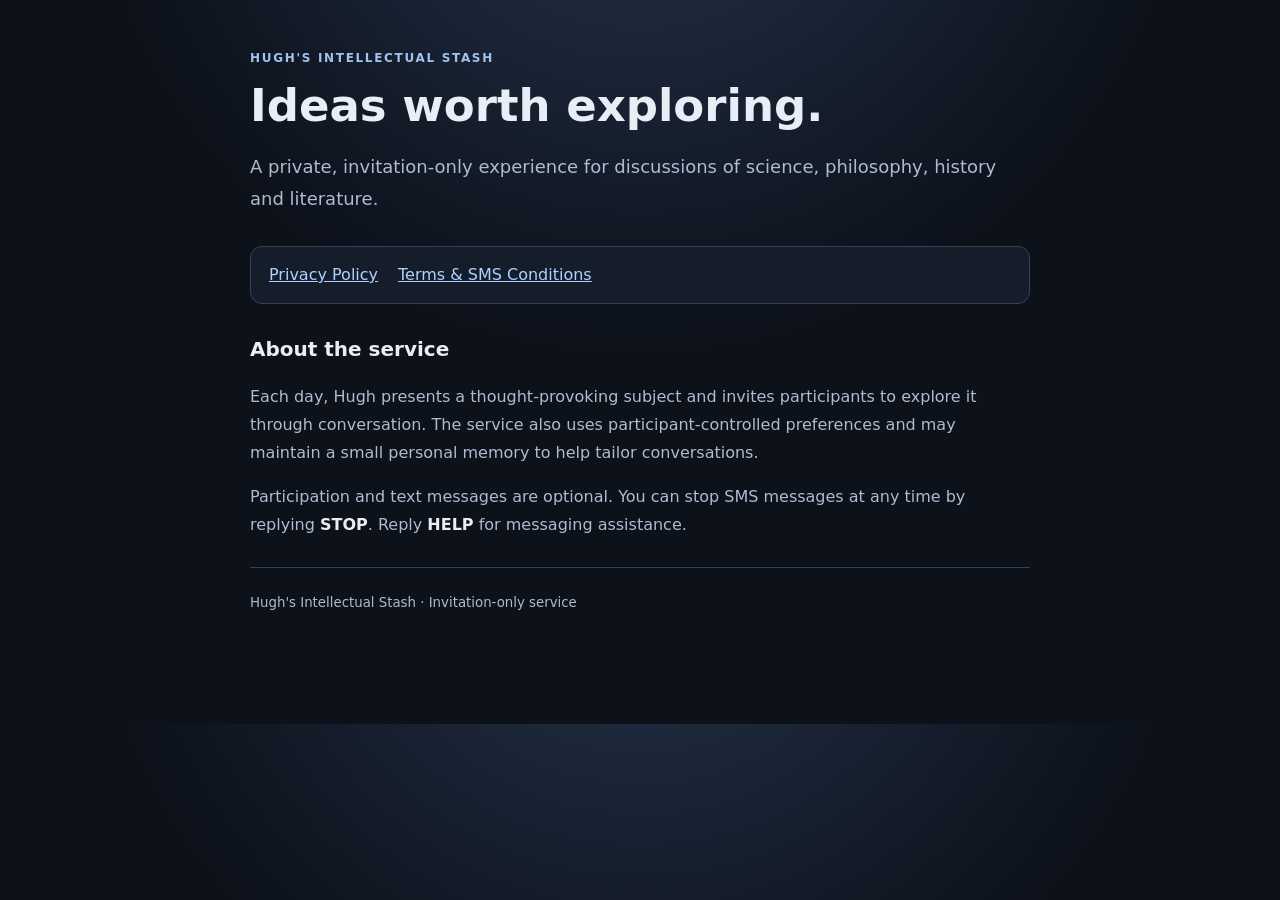
<file: index.html>
<!doctype html><html lang="en"><head><meta charset="utf-8"><meta name="viewport" content="width=device-width,initial-scale=1"><title>Hugh's Intellectual Stash | Information</title><link rel="stylesheet" href="style.css"></head><body><main><header><div class="brand">Hugh's Intellectual Stash</div><h1>Ideas worth exploring.</h1><p class="intro">A private, invitation-only experience for discussions of science, philosophy, history and literature.</p></header><nav><a href="privacy.html">Privacy Policy</a><a href="terms.html">Terms &amp; SMS Conditions</a></nav><section><h2>About the service</h2><p>Each day, Hugh presents a thought-provoking subject and invites participants to explore it through conversation. The service also uses participant-controlled preferences and may maintain a small personal memory to help tailor conversations.</p><p>Participation and text messages are optional. You can stop SMS messages at any time by replying <strong>STOP</strong>. Reply <strong>HELP</strong> for messaging assistance.</p></section><footer><small>Hugh's Intellectual Stash · Invitation-only service</small></footer></main></body></html>
</file>
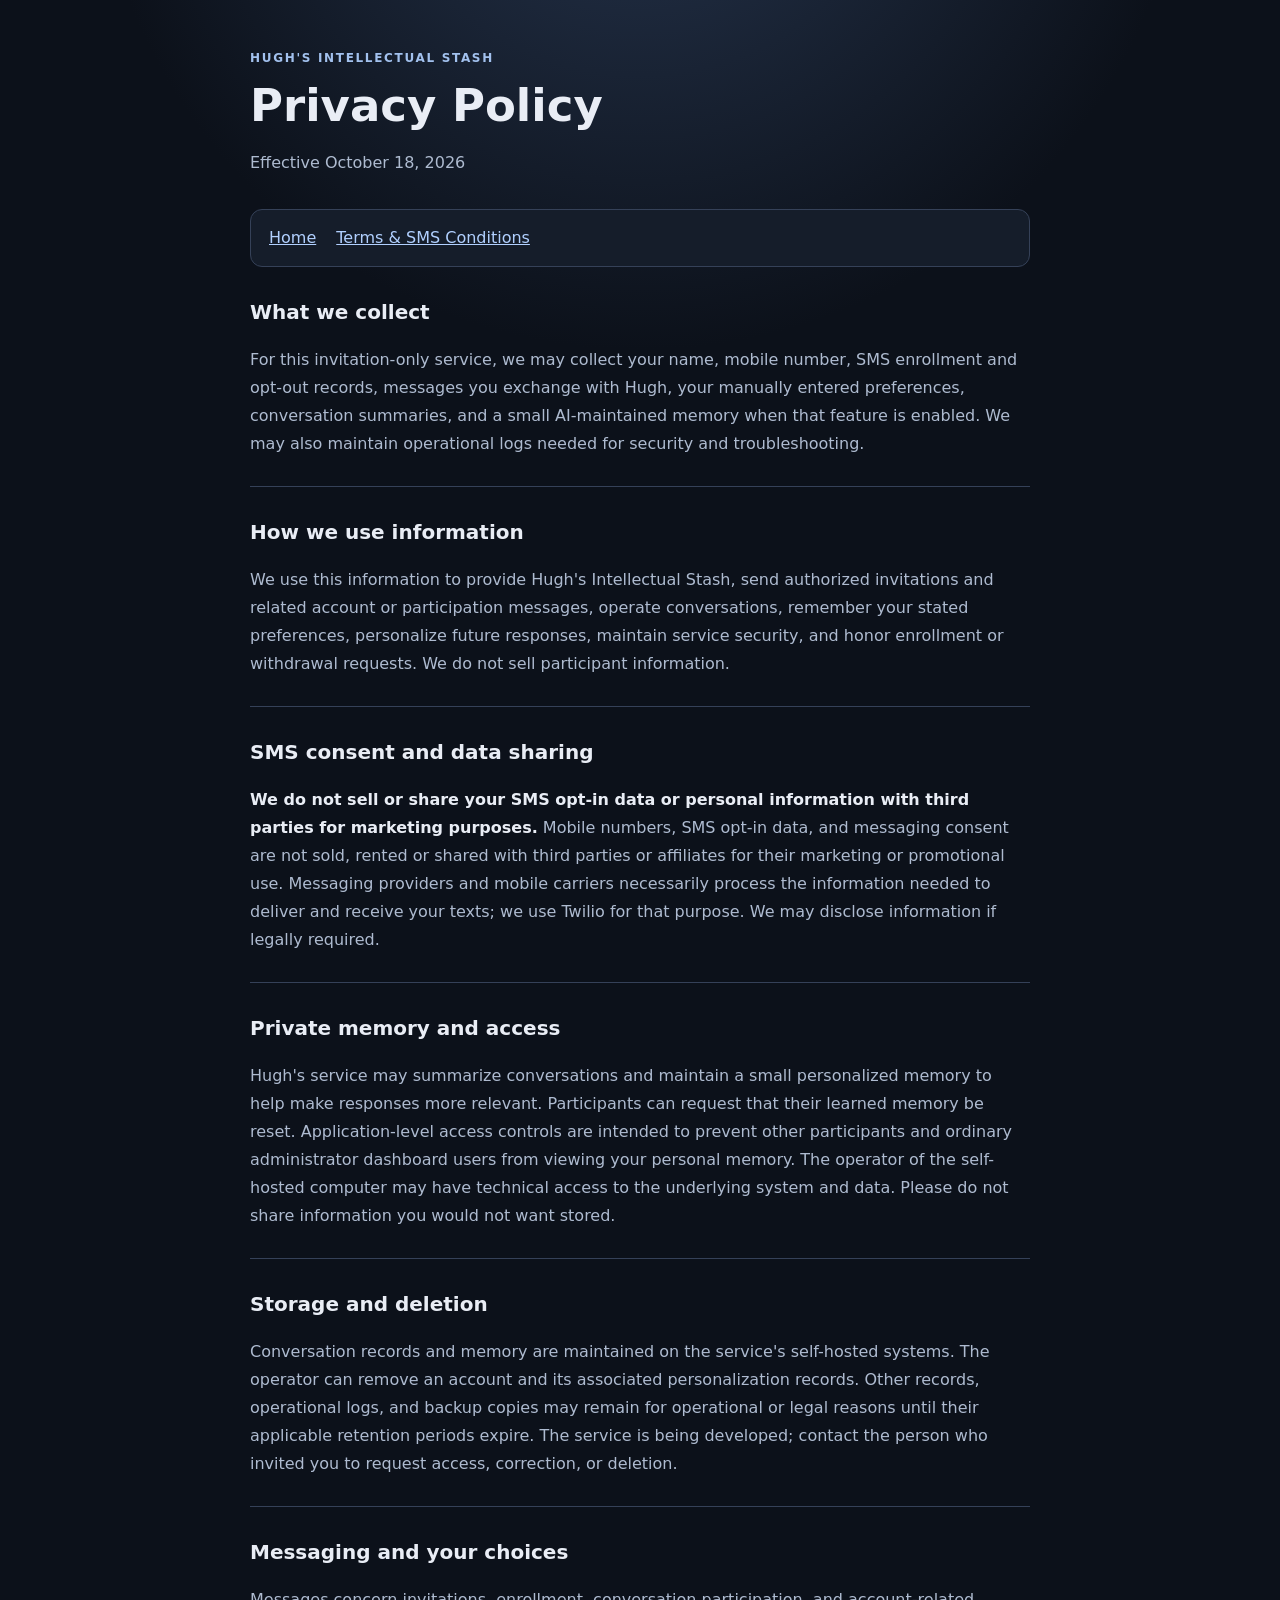
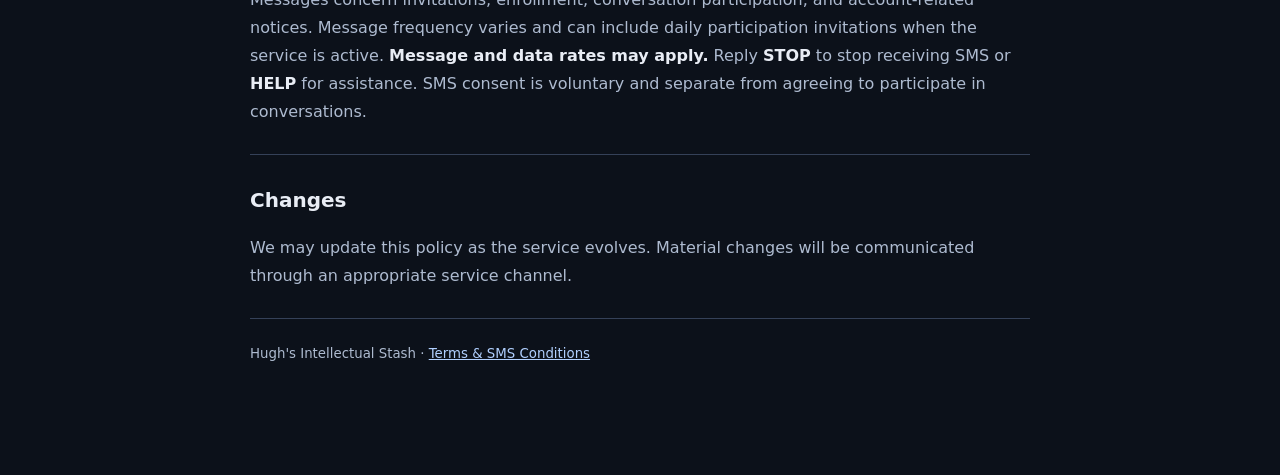
<file: privacy.html>
<!doctype html><html lang="en"><head><meta charset="utf-8"><meta name="viewport" content="width=device-width,initial-scale=1"><title>Privacy Policy | Hugh's Intellectual Stash</title><link rel="stylesheet" href="style.css"></head><body><main><header><div class="brand">Hugh's Intellectual Stash</div><h1>Privacy Policy</h1><p>Effective October 18, 2026</p></header><nav><a href="index.html">Home</a><a href="terms.html">Terms &amp; SMS Conditions</a></nav>
<section><h2>What we collect</h2><p>For this invitation-only service, we may collect your name, mobile number, SMS enrollment and opt-out records, messages you exchange with Hugh, your manually entered preferences, conversation summaries, and a small AI-maintained memory when that feature is enabled. We may also maintain operational logs needed for security and troubleshooting.</p></section>
<section><h2>How we use information</h2><p>We use this information to provide Hugh's Intellectual Stash, send authorized invitations and related account or participation messages, operate conversations, remember your stated preferences, personalize future responses, maintain service security, and honor enrollment or withdrawal requests. We do not sell participant information.</p></section>
<section><h2>SMS consent and data sharing</h2><p><strong>We do not sell or share your SMS opt-in data or personal information with third parties for marketing purposes.</strong> Mobile numbers, SMS opt-in data, and messaging consent are not sold, rented or shared with third parties or affiliates for their marketing or promotional use. Messaging providers and mobile carriers necessarily process the information needed to deliver and receive your texts; we use Twilio for that purpose. We may disclose information if legally required.</p></section>
<section><h2>Private memory and access</h2><p>Hugh's service may summarize conversations and maintain a small personalized memory to help make responses more relevant. Participants can request that their learned memory be reset. Application-level access controls are intended to prevent other participants and ordinary administrator dashboard users from viewing your personal memory. The operator of the self-hosted computer may have technical access to the underlying system and data. Please do not share information you would not want stored.</p></section>
<section><h2>Storage and deletion</h2><p>Conversation records and memory are maintained on the service's self-hosted systems. The operator can remove an account and its associated personalization records. Other records, operational logs, and backup copies may remain for operational or legal reasons until their applicable retention periods expire. The service is being developed; contact the person who invited you to request access, correction, or deletion.</p></section>
<section><h2>Messaging and your choices</h2><p>Messages concern invitations, enrollment, conversation participation, and account-related notices. Message frequency varies and can include daily participation invitations when the service is active. <strong>Message and data rates may apply.</strong> Reply <strong>STOP</strong> to stop receiving SMS or <strong>HELP</strong> for assistance. SMS consent is voluntary and separate from agreeing to participate in conversations.</p></section>
<section><h2>Changes</h2><p>We may update this policy as the service evolves. Material changes will be communicated through an appropriate service channel.</p></section>
<footer><small>Hugh's Intellectual Stash · <a href="terms.html">Terms &amp; SMS Conditions</a></small></footer></main></body></html>
</file>
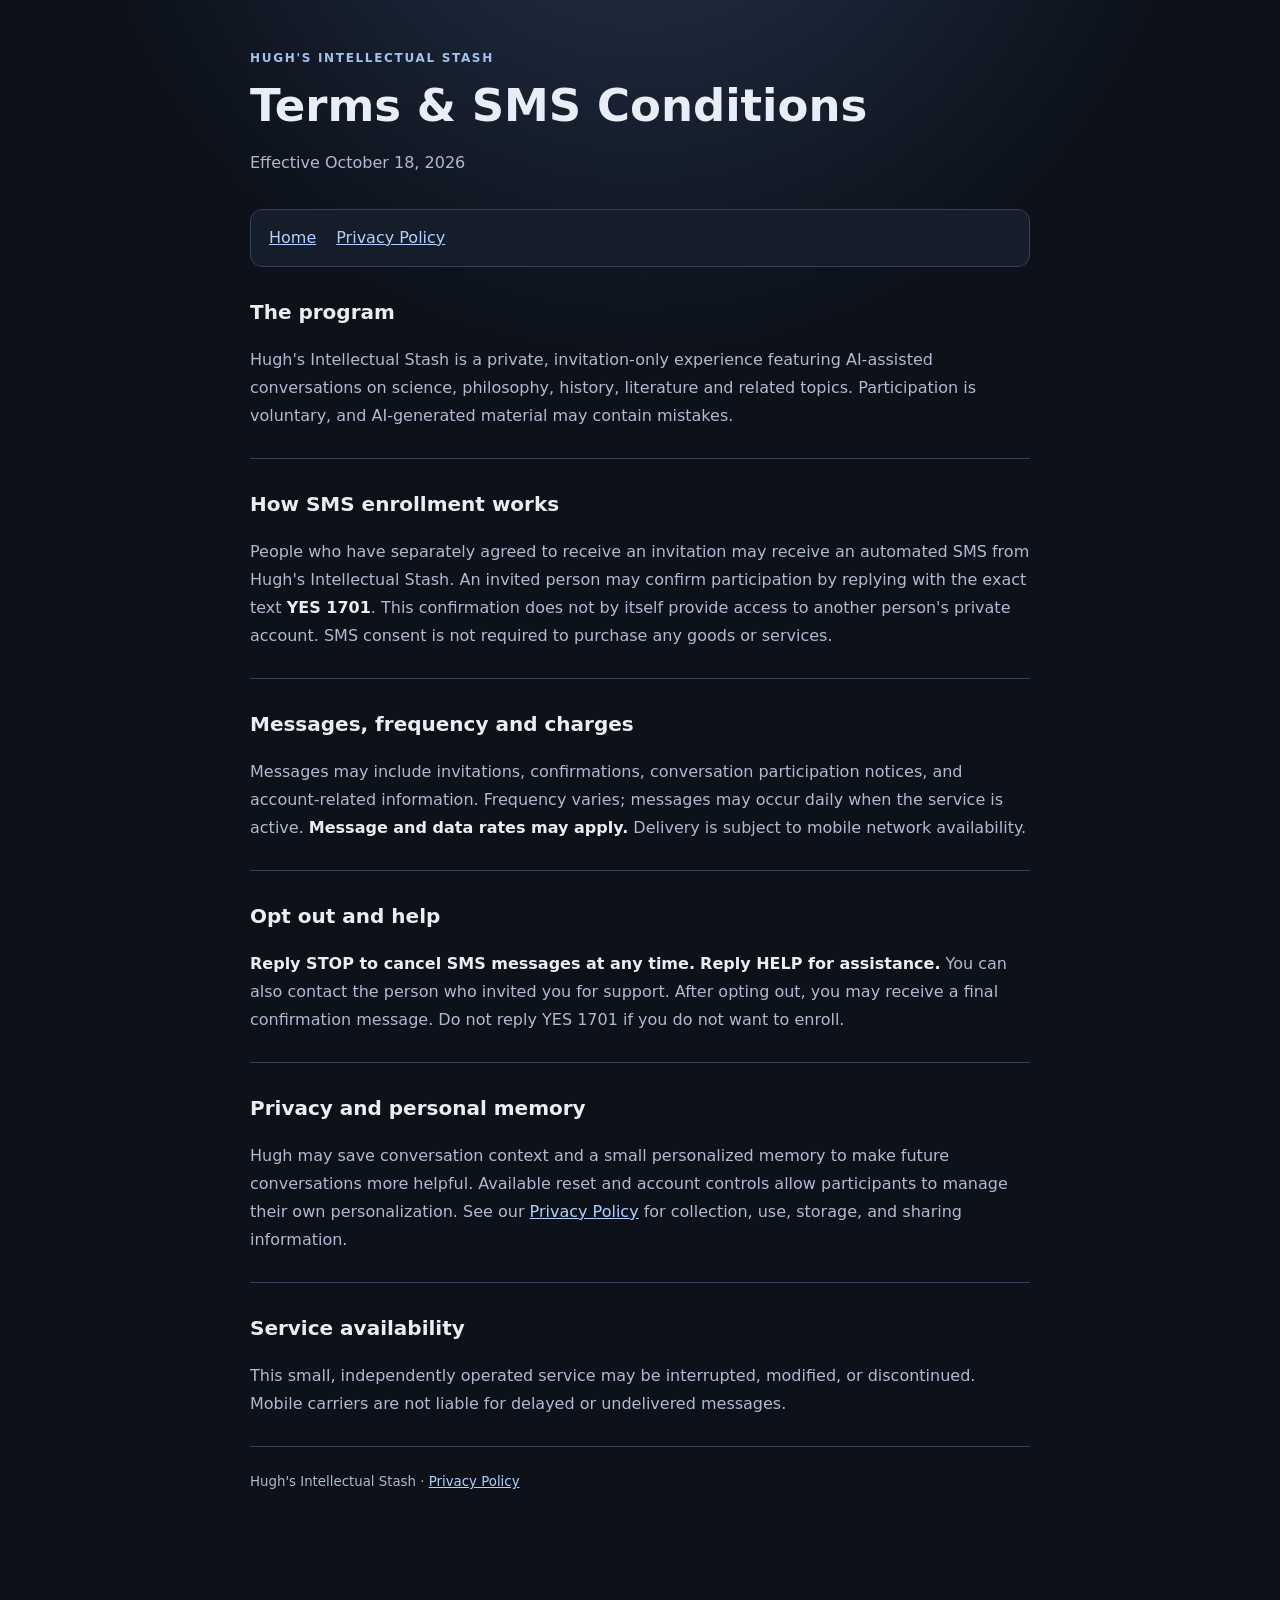
<file: terms.html>
<!doctype html><html lang="en"><head><meta charset="utf-8"><meta name="viewport" content="width=device-width,initial-scale=1"><title>Terms &amp; SMS Conditions | Hugh's Intellectual Stash</title><link rel="stylesheet" href="style.css"></head><body><main><header><div class="brand">Hugh's Intellectual Stash</div><h1>Terms &amp; SMS Conditions</h1><p>Effective October 18, 2026</p></header><nav><a href="index.html">Home</a><a href="privacy.html">Privacy Policy</a></nav>
<section><h2>The program</h2><p>Hugh's Intellectual Stash is a private, invitation-only experience featuring AI-assisted conversations on science, philosophy, history, literature and related topics. Participation is voluntary, and AI-generated material may contain mistakes.</p></section>
<section><h2>How SMS enrollment works</h2><p>People who have separately agreed to receive an invitation may receive an automated SMS from Hugh's Intellectual Stash. An invited person may confirm participation by replying with the exact text <strong>YES 1701</strong>. This confirmation does not by itself provide access to another person's private account. SMS consent is not required to purchase any goods or services.</p></section>
<section><h2>Messages, frequency and charges</h2><p>Messages may include invitations, confirmations, conversation participation notices, and account-related information. Frequency varies; messages may occur daily when the service is active. <strong>Message and data rates may apply.</strong> Delivery is subject to mobile network availability.</p></section>
<section><h2>Opt out and help</h2><p><strong>Reply STOP to cancel SMS messages at any time.</strong> <strong>Reply HELP for assistance.</strong> You can also contact the person who invited you for support. After opting out, you may receive a final confirmation message. Do not reply YES 1701 if you do not want to enroll.</p></section>
<section><h2>Privacy and personal memory</h2><p>Hugh may save conversation context and a small personalized memory to make future conversations more helpful. Available reset and account controls allow participants to manage their own personalization. See our <a href="privacy.html">Privacy Policy</a> for collection, use, storage, and sharing information.</p></section>
<section><h2>Service availability</h2><p>This small, independently operated service may be interrupted, modified, or discontinued. Mobile carriers are not liable for delayed or undelivered messages.</p></section>
<footer><small>Hugh's Intellectual Stash · <a href="privacy.html">Privacy Policy</a></small></footer></main></body></html>
</file>
<file: style.css>
:root{color-scheme:dark;--bg:#0c111a;--card:#151d2a;--text:#e9edf5;--muted:#aebbd0;--line:#354158;--accent:#a2c1ee}*{box-sizing:border-box}body{margin:0;background:radial-gradient(circle at 50% -200px,#26354e,var(--bg) 550px);color:var(--text);font:16px/1.75 system-ui,-apple-system,Segoe UI,sans-serif}main{max-width:820px;margin:48px auto;padding:0 20px 60px}header{margin-bottom:32px}.brand{color:var(--accent);text-transform:uppercase;letter-spacing:.14em;font-size:12px;font-weight:700}h1{font-size:clamp(32px,5vw,45px);line-height:1.2;margin:10px 0}h2{font-size:20px;margin:28px 0 8px}p,li{color:var(--muted)}a{color:#b1d0ff}nav{display:flex;gap:20px;flex-wrap:wrap;margin:24px 0;padding:14px 18px;border:1px solid var(--line);border-radius:12px;background:var(--card)}section{margin:20px 0;border-bottom:1px solid var(--line);padding-bottom:12px}.intro{font-size:18px}small{color:var(--muted)}strong{color:var(--text)}
</file>
